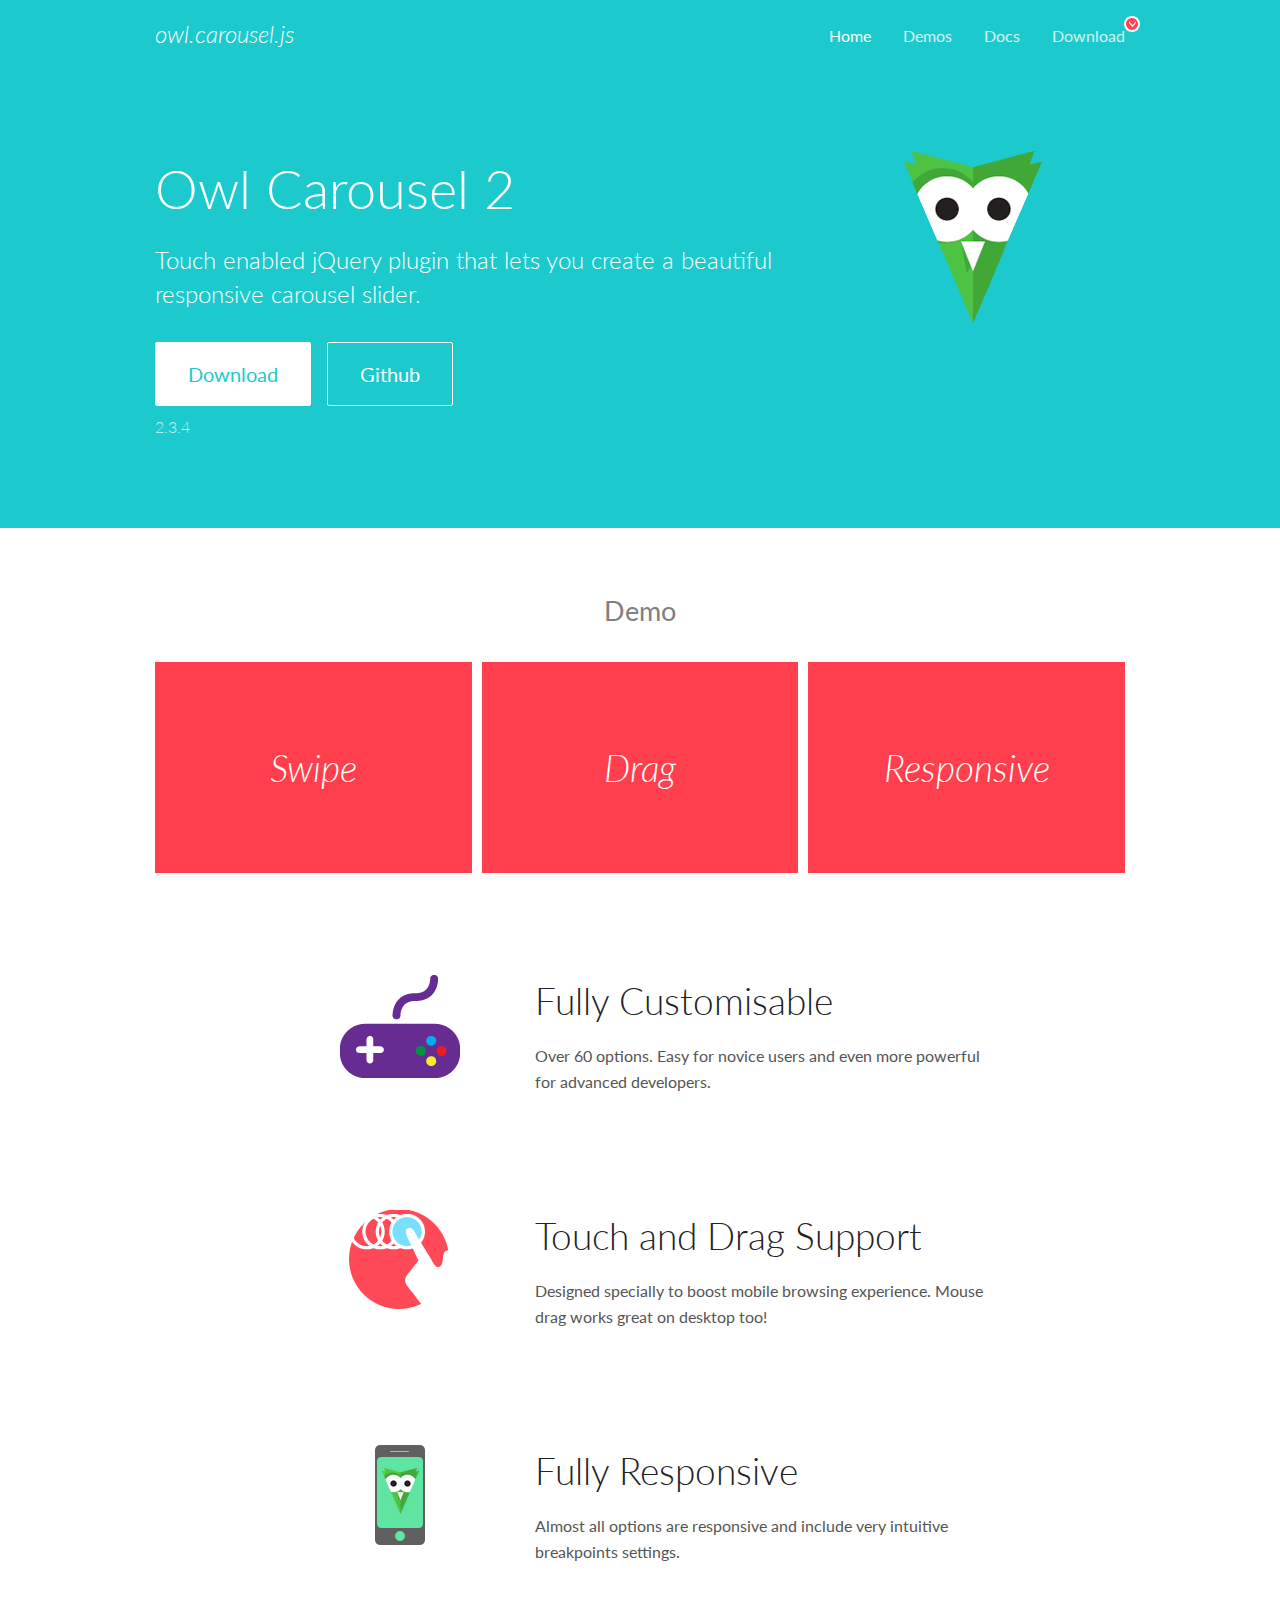
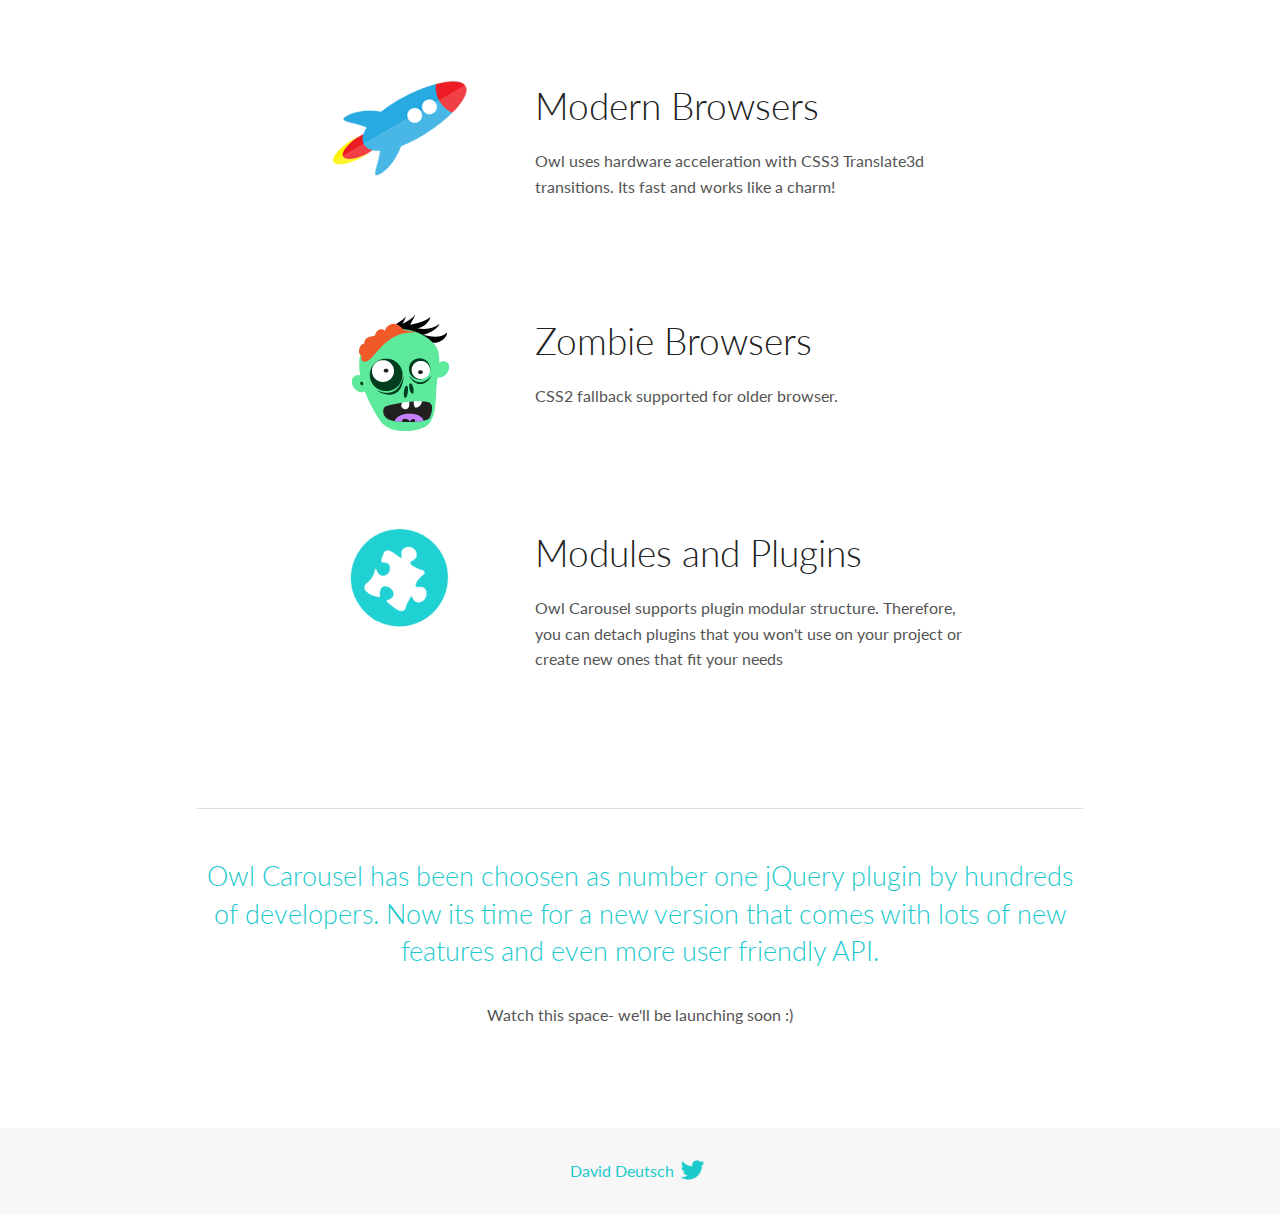
<file: extry/OwlCarousel2-2.3.4/OwlCarousel2-2.3.4/docs/index.html>
<!DOCTYPE html>
<html lang="en">
  <head>

    <!-- head -->
    <meta charset="utf-8">
    <meta name="msapplication-tap-highlight" content="no" />
    <meta name="viewport" content="width=device-width, initial-scale=1.0" />
    <meta name="description" content="Touch enabled jQuery plugin that lets you create beautiful responsive carousel slider.">
    <meta name="author" content="David Deutsch">
    <title>
      Home | Owl Carousel | 2.3.4
    </title>

    <!-- Stylesheets -->
    <link href='https://fonts.googleapis.com/css?family=Lato:300,400,700,400italic,300italic' rel='stylesheet' type='text/css'>
    <link rel="stylesheet" href="assets/css/docs.theme.min.css">

    <!-- Owl Stylesheets -->
    <link rel="stylesheet" href="assets/owlcarousel/assets/owl.carousel.min.css">
    <link rel="stylesheet" href="assets/owlcarousel/assets/owl.theme.default.min.css">

    <!-- HTML5 shim and Respond.js IE8 support of HTML5 elements and media queries -->

    <!--[if lt IE 9]>
      <script src="https://oss.maxcdn.com/libs/html5shiv/3.7.0/html5shiv.js"></script>
      <script src="https://oss.maxcdn.com/libs/respond.js/1.3.0/respond.min.js"></script>
    <![endif]-->

    <!-- Favicons -->
    <link rel="apple-touch-icon-precomposed" sizes="144x144" href="assets/ico/apple-touch-icon-144-precomposed.png">
    <link rel="shortcut icon" href="assets/ico/favicon.png">
    <link rel="shortcut icon" href="favicon.ico">

    <!-- Yeah i know js should not be in header. Its required for demos.-->

    <!-- javascript -->
    <script src="assets/vendors/jquery.min.js"></script>
    <script src="assets/owlcarousel/owl.carousel.js"></script>
  </head>
  <body>

    <!-- header -->
    <header class="header">
      <div class="row">
        <div class="large-12 columns">
          <div class="brand left">
            <h3>
              <a href="/OwlCarousel2/">owl.carousel.js</a> 
            </h3>
          </div>
          <a id="toggle-nav" class="right">
            <span></span> <span></span> <span></span> 
          </a> 
          <div class="nav-bar">
            <ul class="clearfix">
              <li class="active">
                <a href="/OwlCarousel2/index.html">Home</a> 
              </li>
              <li> <a href="/OwlCarousel2/demos/demos.html">Demos</a>  </li>
              <li> <a href="/OwlCarousel2/docs/started-welcome.html">Docs</a>  </li>
              <li>
                <a href="https://github.com/OwlCarousel2/OwlCarousel2/archive/2.3.4.zip">Download</a> 
                <span class="download"></span> 
              </li>
            </ul>
          </div>
        </div>
      </div>
    </header>

    <!-- home panel -->
    <section id="hero">
      <div class="row">
        <div class="large-8 medium-8 columns">
          <h1>Owl Carousel 2</h1>
          <h4>Touch enabled jQuery plugin that lets you create a beautiful responsive carousel slider.</h4>
          <a href="https://github.com/OwlCarousel2/OwlCarousel2/archive/2.3.4.zip" class="hero-button">Download</a> 
          <a href="https://github.com/OwlCarousel2/OwlCarousel2" class="hero-button outline">Github</a> 
          <p>2.3.4</p>
        </div>
        <div class="large-4 medium-4 columns">
          <img class="owl-logo" src="assets/img/owl-logo.png" alt="mr. Owl">
        </div>
      </div>
    </section>

    <!-- body -->
    <div class="home-demo">
      <div class="row">
        <div class="large-12 columns">
          <h3>Demo</h3>
          <div class="owl-carousel">
            <div class="item">
              <h2>Swipe</h2>
            </div>
            <div class="item">
              <h2>Drag</h2>
            </div>
            <div class="item">
              <h2>Responsive</h2>
            </div>
            <div class="item">
              <h2>CSS3</h2>
            </div>
            <div class="item">
              <h2>Fast</h2>
            </div>
            <div class="item">
              <h2>Easy</h2>
            </div>
            <div class="item">
              <h2>Free</h2>
            </div>
            <div class="item">
              <h2>Upgradable</h2>
            </div>
            <div class="item">
              <h2>Tons of options</h2>
            </div>
            <div class="item">
              <h2>Infinity</h2>
            </div>
            <div class="item">
              <h2>Auto Width</h2>
            </div>
          </div>
        </div>
      </div>
    </div>
    <script>
      var owl = $('.owl-carousel');
      owl.owlCarousel({
        margin: 10,
        loop: true,
        responsive: {
          0: {
            items: 1
          },
          600: {
            items: 2
          },
          1000: {
            items: 3
          }
        }
      })
    </script>

    <!-- features -->
    <div id="features">
      <div class="row">
        <div class="small-12 medium-9 small-centered columns">
          <section class="row feature">
            <div class="medium-4 small-12 columns">
              <img src="assets/img/feature-options.png" alt="">
            </div>
            <div class="medium-8 small-12 columns">
              <h2>Fully Customisable</h2>
              <p>Over 60 options. Easy for novice users and even more powerful for advanced developers.</p>
            </div>
          </section>
          <section class="row feature">
            <div class="medium-4 small-12 columns">
              <img src="assets/img/feature-drag.png" alt="">
            </div>
            <div class="medium-8 small-12 columns">
              <h2>Touch and Drag Support</h2>
              <p>Designed specially to boost mobile browsing experience. Mouse drag works great on desktop too!</p>
            </div>
          </section>
          <section class="row feature">
            <div class="medium-4 small-12 columns">
              <img src="assets/img/feature-responsive.png" alt="">
            </div>
            <div class="medium-8 small-12 columns">
              <h2>Fully Responsive</h2>
              <p>Almost all options are responsive and include very intuitive breakpoints settings.</p>
            </div>
          </section>
          <section class="row feature">
            <div class="medium-4 small-12 columns">
              <img src="assets/img/feature-modern.png" alt="">
            </div>
            <div class="medium-8 small-12 columns">
              <h2>Modern Browsers</h2>
              <p>Owl uses hardware acceleration with CSS3 Translate3d transitions. Its fast and works like a charm! </p>
            </div>
          </section>
          <section class="row feature">
            <div class="medium-4 small-12 columns">
              <img src="assets/img/feature-zombie.png" alt="">
            </div>
            <div class="medium-8 small-12 columns">
              <h2>Zombie Browsers</h2>
              <p>CSS2 fallback supported for older browser.</p>
            </div>
          </section>
          <section class="row feature">
            <div class="medium-4 small-12 columns">
              <img src="assets/img/feature-module.png" alt="">
            </div>
            <div class="medium-8 small-12 columns">
              <h2>Modules and Plugins</h2>
              <p>Owl Carousel supports plugin modular structure. Therefore, you can detach plugins that you won&#x27;t use on your project or create new ones that fit your needs</p>
            </div>
          </section>
        </div>
      </div>
    </div>

    <!-- footer -->
    <section id="teaser-text">
      <div class="row">
        <div class="small-12 medium-11 small-centered columns">
          <hr>
          <h3 id="owl-carousel-has-been-choosen-as-number-one-jquery-plugin-by-hundreds-of-developers-now-its-time-for-a-new-version-that-comes-with-lots-of-new-features-and-even-more-user-friendly-api-">Owl Carousel has been choosen as number one jQuery plugin by hundreds of developers. Now its time for a new version that comes with lots of new features and even more user friendly API.</h3>
          <p>Watch this space- we&#39;ll be launching soon :)</p>
        </div>
      </div>
    </section>

    <!-- footer -->
    <footer class="footer">
      <div class="row">
        <div class="large-12 columns">
          <h5>
            <a href="/OwlCarousel2/docs/support-contact.html">David Deutsch</a> 
            <a id="custom-tweet-button" href="https://twitter.com/share?url=https://github.com/OwlCarousel2/OwlCarousel2&text=Owl Carousel - This is so awesome! " target="_blank"></a> 
          </h5>
        </div>
      </div>
    </footer>

    <!-- vendors -->
    <script src="assets/vendors/highlight.js"></script>
    <script src="assets/js/app.js"></script>
  </body>
</html>
</file>
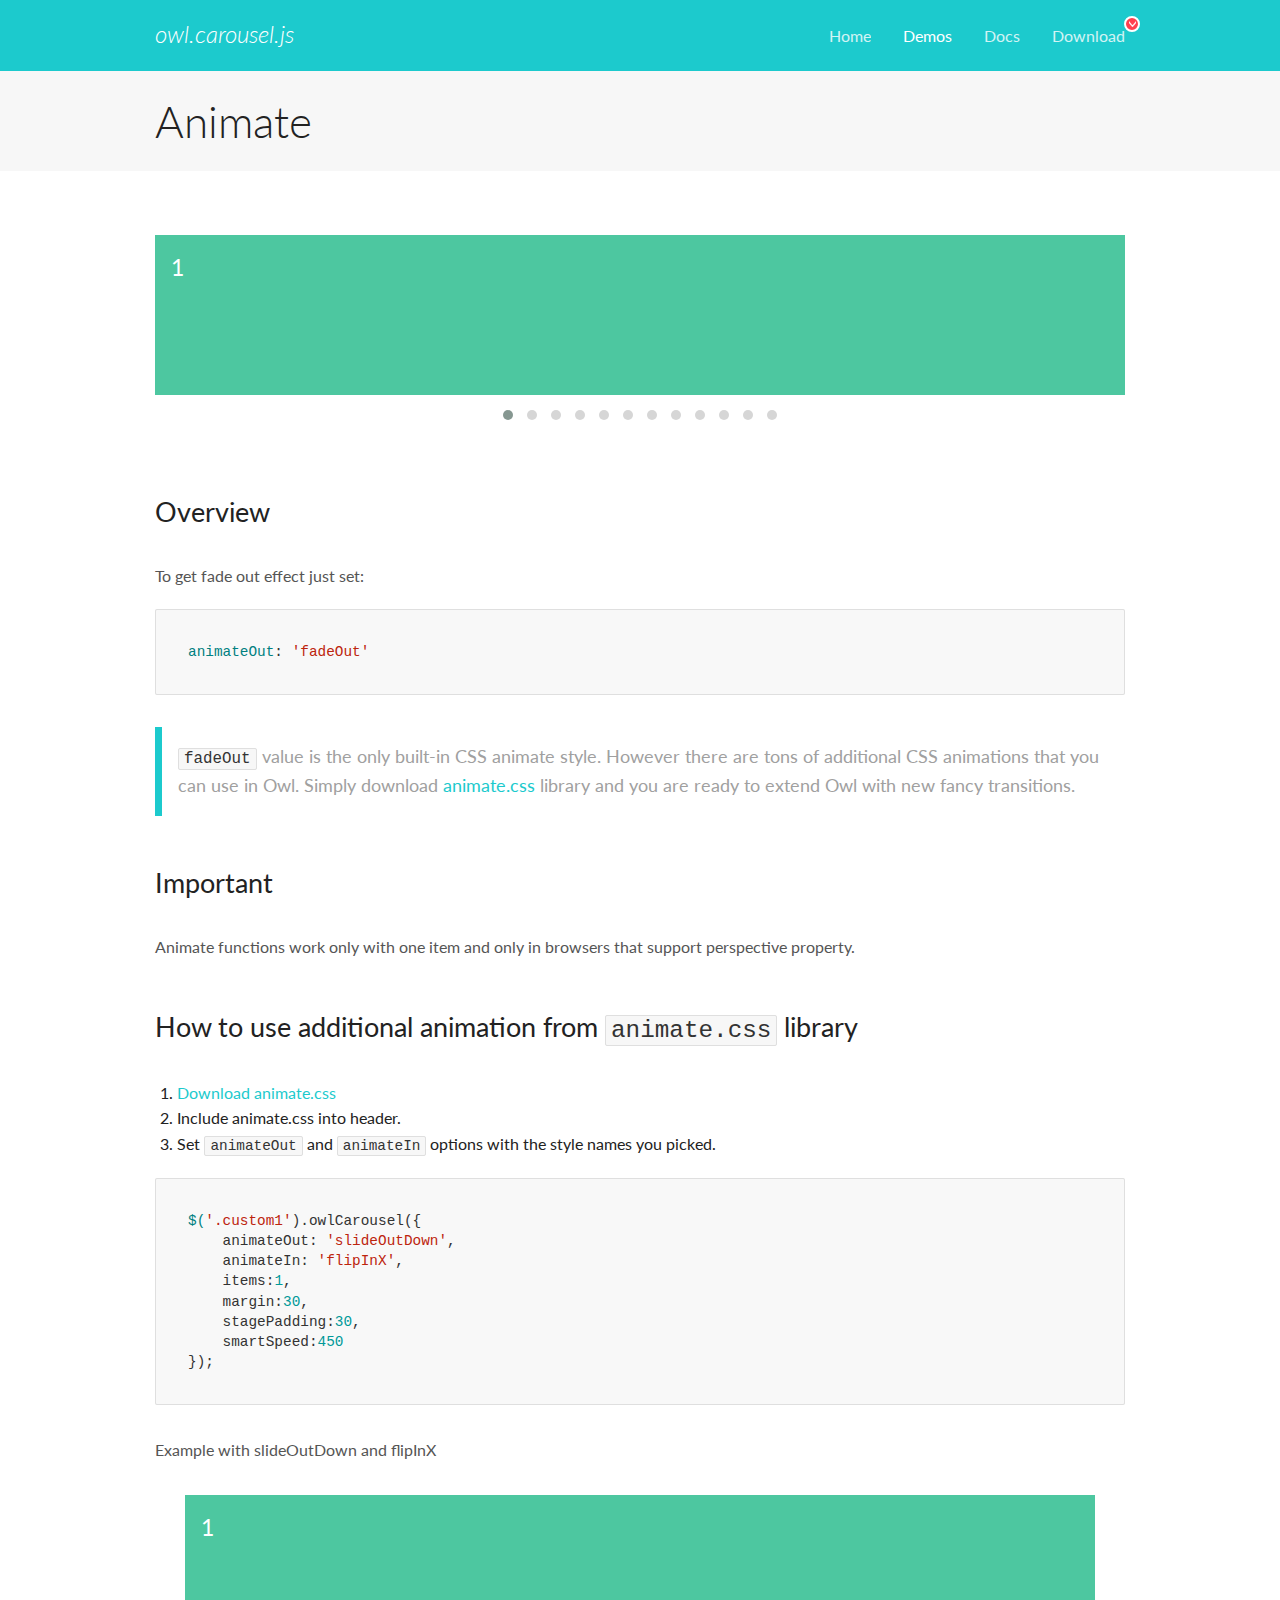
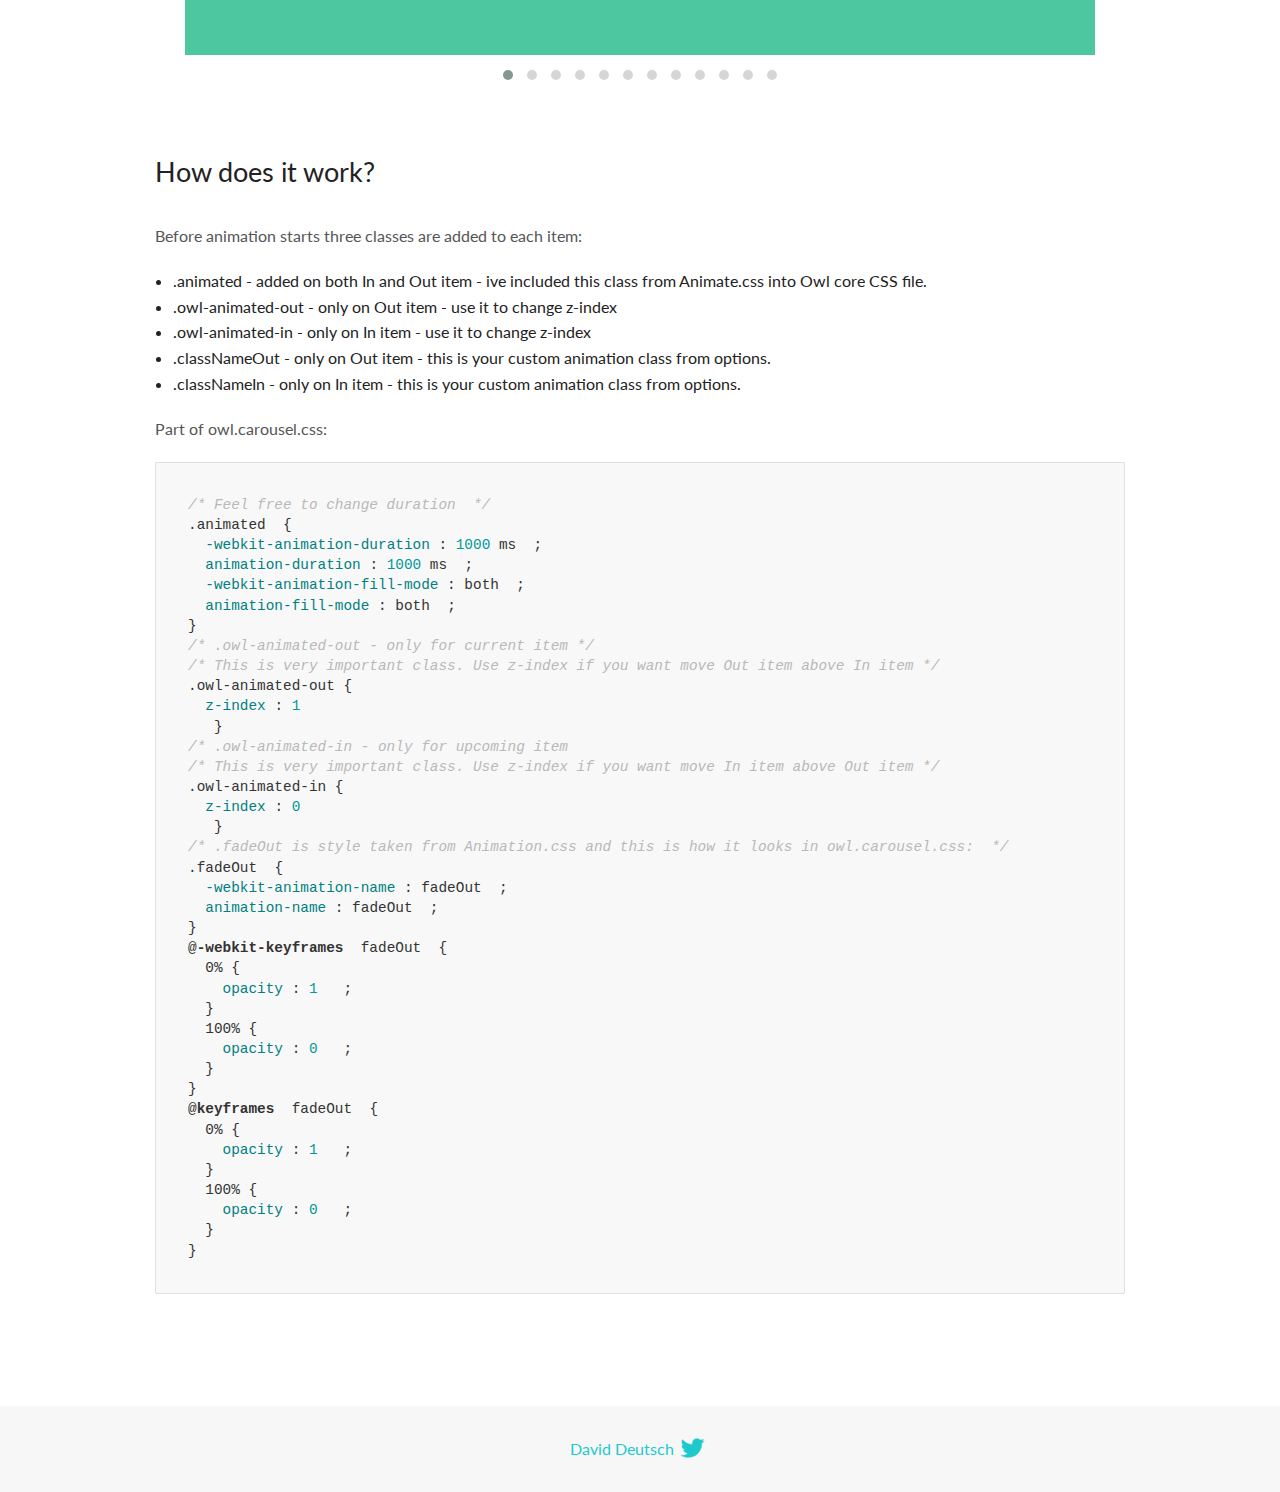
<file: extry/OwlCarousel2-2.3.4/OwlCarousel2-2.3.4/docs/demos/animate(1).html>
<!DOCTYPE html>
<html lang="en">
  <head>

    <!-- head -->
    <meta charset="utf-8">
    <meta name="msapplication-tap-highlight" content="no" />
    <meta name="viewport" content="width=device-width, initial-scale=1.0" />
    <meta name="description" content="Animate carousel">
    <meta name="author" content="David Deutsch">
    <title>
      Animate Demo | Owl Carousel | 2.3.4
    </title>

    <!-- Stylesheets -->
    <link href='https://fonts.googleapis.com/css?family=Lato:300,400,700,400italic,300italic' rel='stylesheet' type='text/css'>
    <link rel="stylesheet" href="../assets/css/docs.theme.min.css">

    <!-- Owl Stylesheets -->
    <link rel="stylesheet" href="../assets/owlcarousel/assets/owl.carousel.min.css">
    <link rel="stylesheet" href="../assets/owlcarousel/assets/owl.theme.default.min.css">

    <!-- HTML5 shim and Respond.js IE8 support of HTML5 elements and media queries -->

    <!--[if lt IE 9]>
      <script src="https://oss.maxcdn.com/libs/html5shiv/3.7.0/html5shiv.js"></script>
      <script src="https://oss.maxcdn.com/libs/respond.js/1.3.0/respond.min.js"></script>
    <![endif]-->

    <!-- Favicons -->
    <link rel="apple-touch-icon-precomposed" sizes="144x144" href="../assets/ico/apple-touch-icon-144-precomposed.png">
    <link rel="shortcut icon" href="../assets/ico/favicon.png">
    <link rel="shortcut icon" href="favicon.ico">

    <!-- Yeah i know js should not be in header. Its required for demos.-->

    <!-- javascript -->
    <script src="../assets/vendors/jquery.min.js"></script>
    <script src="../assets/owlcarousel/owl.carousel.js"></script>
  </head>
  <body>

    <!-- header -->
    <header class="header">
      <div class="row">
        <div class="large-12 columns">
          <div class="brand left">
            <h3>
              <a href="/OwlCarousel2/">owl.carousel.js</a> 
            </h3>
          </div>
          <a id="toggle-nav" class="right">
            <span></span> <span></span> <span></span> 
          </a> 
          <div class="nav-bar">
            <ul class="clearfix">
              <li> <a href="/OwlCarousel2/index.html">Home</a>  </li>
              <li class="active">
                <a href="/OwlCarousel2/demos/demos.html">Demos</a> 
              </li>
              <li> <a href="/OwlCarousel2/docs/started-welcome.html">Docs</a>  </li>
              <li>
                <a href="https://github.com/OwlCarousel2/OwlCarousel2/archive/2.3.4.zip">Download</a> 
                <span class="download"></span> 
              </li>
            </ul>
          </div>
        </div>
      </div>
    </header>

    <!-- title -->
    <section class="title">
      <div class="row">
        <div class="large-12 columns">
          <h1>Animate</h1>
        </div>
      </div>
    </section>

    <!--  Demos -->
    <section id="demos">
      <div class="row">
        <div class="large-12 columns">
          <div class="fadeOut owl-carousel owl-theme">
            <div class="item">
              <h4>1</h4>
            </div>
            <div class="item">
              <h4>2</h4>
            </div>
            <div class="item">
              <h4>3</h4>
            </div>
            <div class="item">
              <h4>4</h4>
            </div>
            <div class="item">
              <h4>5</h4>
            </div>
            <div class="item">
              <h4>6</h4>
            </div>
            <div class="item">
              <h4>7</h4>
            </div>
            <div class="item">
              <h4>8</h4>
            </div>
            <div class="item">
              <h4>9</h4>
            </div>
            <div class="item">
              <h4>10</h4>
            </div>
            <div class="item">
              <h4>11</h4>
            </div>
            <div class="item">
              <h4>12</h4>
            </div>
          </div>
          <h3 id="overview">Overview</h3>
          <p>To get fade out effect just set:</p>
          <pre><code>animateOut: &#39;fadeOut&#39;</code></pre>
          <blockquote>
            <p><code>fadeOut</code> value is the only built-in CSS animate style. However there are tons of additional CSS animations that you can use in Owl. Simply download
              <a href="https://daneden.github.io/animate.css/">animate.css</a>  library and you are ready to extend Owl with new fancy transitions.</p>
          </blockquote>
          <h3 id="important">Important</h3>
          <p>Animate functions work only with one item and only in browsers that support perspective property.</p>
          <h3 id="how-to-use-additional-animation-from-animate-css-library">How to use additional animation from <code>animate.css</code> library</h3>
          <ol>
            <li> <a href="https://daneden.github.io/animate.css/">Download animate.css</a>  </li>
            <li>Include animate.css into header.</li>
            <li>Set <code>animateOut</code> and <code>animateIn</code> options with the style names you picked.</li>
          </ol>
          <pre><code>$(&#39;.custom1&#39;).owlCarousel({
    animateOut: &#39;slideOutDown&#39;,
    animateIn: &#39;flipInX&#39;,
    items:1,
    margin:30,
    stagePadding:30,
    smartSpeed:450
});</code></pre>
          <p>Example with slideOutDown and flipInX</p>
          <div class="custom1 owl-carousel owl-theme">
            <div class="item">
              <h4>1</h4>
            </div>
            <div class="item">
              <h4>2</h4>
            </div>
            <div class="item">
              <h4>3</h4>
            </div>
            <div class="item">
              <h4>4</h4>
            </div>
            <div class="item">
              <h4>5</h4>
            </div>
            <div class="item">
              <h4>6</h4>
            </div>
            <div class="item">
              <h4>7</h4>
            </div>
            <div class="item">
              <h4>8</h4>
            </div>
            <div class="item">
              <h4>9</h4>
            </div>
            <div class="item">
              <h4>10</h4>
            </div>
            <div class="item">
              <h4>11</h4>
            </div>
            <div class="item">
              <h4>12</h4>
            </div>
          </div>
          <h3 id="how-does-it-work-">How does it work?</h3>
          <p>Before animation starts three classes are added to each item:</p>
          <ul>
            <li>.animated - added on both In and Out item - ive included this class from Animate.css into Owl core CSS file.</li>
            <li>.owl-animated-out - only on Out item - use it to change z-index</li>
            <li>.owl-animated-in - only on In item - use it to change z-index</li>
            <li>.classNameOut - only on Out item - this is your custom animation class from options.</li>
            <li>.classNameIn - only on In item - this is your custom animation class from options.</li>
          </ul>
          <p>Part of owl.carousel.css:</p>
          <pre><code class="language-css"><span class="comment">/* Feel free to change duration  */</span> 
<span class="class">.animated</span>  <span class="rules">{
  <span class="rule"><span class="attribute">-webkit-animation-duration</span> :<span class="value"> <span class="number">1000</span> ms</span> </span> ;
  <span class="rule"><span class="attribute">animation-duration</span> :<span class="value"> <span class="number">1000</span> ms</span> </span> ;
  <span class="rule"><span class="attribute">-webkit-animation-fill-mode</span> :<span class="value"> both</span> </span> ;
  <span class="rule"><span class="attribute">animation-fill-mode</span> :<span class="value"> both</span> </span> ;
<span class="rule">}</span> </span> 
<span class="comment">/* .owl-animated-out - only for current item */</span> 
<span class="comment">/* This is very important class. Use z-index if you want move Out item above In item */</span> 
<span class="class">.owl-animated-out</span> <span class="rules">{
  <span class="rule"><span class="attribute">z-index</span> :<span class="value"> <span class="number">1</span> 
</span> </span> </span> }
<span class="comment">/* .owl-animated-in - only for upcoming item
/* This is very important class. Use z-index if you want move In item above Out item */</span> 
<span class="class">.owl-animated-in</span> <span class="rules">{
  <span class="rule"><span class="attribute">z-index</span> :<span class="value"> <span class="number">0</span> 
</span> </span> </span> }
<span class="comment">/* .fadeOut is style taken from Animation.css and this is how it looks in owl.carousel.css:  */</span> 
<span class="class">.fadeOut</span>  <span class="rules">{
  <span class="rule"><span class="attribute">-webkit-animation-name</span> :<span class="value"> fadeOut</span> </span> ;
  <span class="rule"><span class="attribute">animation-name</span> :<span class="value"> fadeOut</span> </span> ;
<span class="rule">}</span> </span> 
<span class="at_rule">@<span class="keyword">-webkit-keyframes</span>  fadeOut </span> {
  0% <span class="rules">{
    <span class="rule"><span class="attribute">opacity</span> :<span class="value"> <span class="number">1</span> </span> </span> ;
  <span class="rule">}</span> </span> 
  100% <span class="rules">{
    <span class="rule"><span class="attribute">opacity</span> :<span class="value"> <span class="number">0</span> </span> </span> ;
  <span class="rule">}</span> </span> 
}
<span class="at_rule">@<span class="keyword">keyframes</span>  fadeOut </span> {
  0% <span class="rules">{
    <span class="rule"><span class="attribute">opacity</span> :<span class="value"> <span class="number">1</span> </span> </span> ;
  <span class="rule">}</span> </span> 
  100% <span class="rules">{
    <span class="rule"><span class="attribute">opacity</span> :<span class="value"> <span class="number">0</span> </span> </span> ;
  <span class="rule">}</span> </span> 
}</code></pre>
          <link rel="stylesheet" href="../assets/css/animate.css">
          <script>
            jQuery(document).ready(function($) {
              $('.fadeOut').owlCarousel({
                items: 1,
                animateOut: 'fadeOut',
                loop: true,
                margin: 10,
              });
              $('.custom1').owlCarousel({
                animateOut: 'slideOutDown',
                animateIn: 'flipInX',
                items: 1,
                margin: 30,
                stagePadding: 30,
                smartSpeed: 450
              });
            });
          </script>
        </div>
      </div>
    </section>

    <!-- footer -->
    <footer class="footer">
      <div class="row">
        <div class="large-12 columns">
          <h5>
            <a href="/OwlCarousel2/docs/support-contact.html">David Deutsch</a> 
            <a id="custom-tweet-button" href="https://twitter.com/share?url=https://github.com/OwlCarousel2/OwlCarousel2&text=Owl Carousel - This is so awesome! " target="_blank"></a> 
          </h5>
        </div>
      </div>
    </footer>

    <!-- vendors -->
    <script src="../assets/vendors/highlight.js"></script>
    <script src="../assets/js/app.js"></script>
  </body>
</html>
</file>
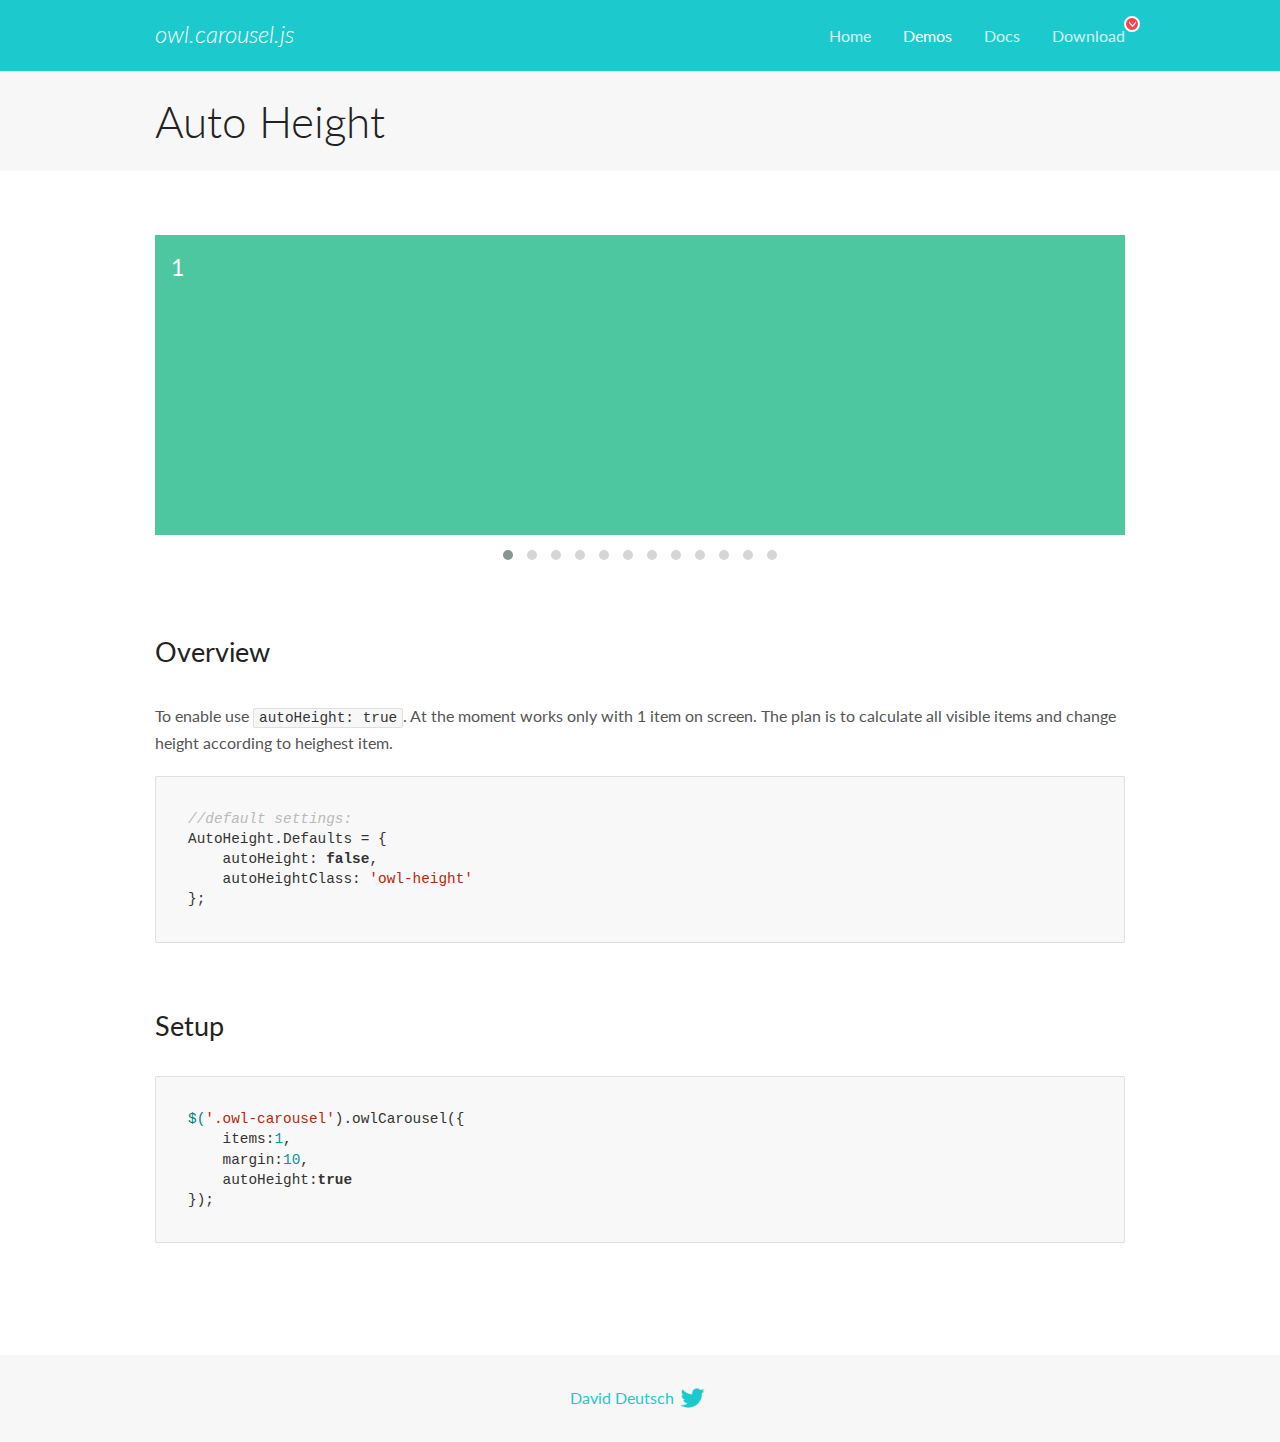
<file: extry/OwlCarousel2-2.3.4/OwlCarousel2-2.3.4/docs/demos/autoheight(1).html>
<!DOCTYPE html>
<html lang="en">
  <head>

    <!-- head -->
    <meta charset="utf-8">
    <meta name="msapplication-tap-highlight" content="no" />
    <meta name="viewport" content="width=device-width, initial-scale=1.0" />
    <meta name="description" content="autoHeight usage demo">
    <meta name="author" content="David Deutsch">
    <title>
      Auto Height Demo | Owl Carousel | 2.3.4
    </title>

    <!-- Stylesheets -->
    <link href='https://fonts.googleapis.com/css?family=Lato:300,400,700,400italic,300italic' rel='stylesheet' type='text/css'>
    <link rel="stylesheet" href="../assets/css/docs.theme.min.css">

    <!-- Owl Stylesheets -->
    <link rel="stylesheet" href="../assets/owlcarousel/assets/owl.carousel.min.css">
    <link rel="stylesheet" href="../assets/owlcarousel/assets/owl.theme.default.min.css">

    <!-- HTML5 shim and Respond.js IE8 support of HTML5 elements and media queries -->

    <!--[if lt IE 9]>
      <script src="https://oss.maxcdn.com/libs/html5shiv/3.7.0/html5shiv.js"></script>
      <script src="https://oss.maxcdn.com/libs/respond.js/1.3.0/respond.min.js"></script>
    <![endif]-->

    <!-- Favicons -->
    <link rel="apple-touch-icon-precomposed" sizes="144x144" href="../assets/ico/apple-touch-icon-144-precomposed.png">
    <link rel="shortcut icon" href="../assets/ico/favicon.png">
    <link rel="shortcut icon" href="favicon.ico">

    <!-- Yeah i know js should not be in header. Its required for demos.-->

    <!-- javascript -->
    <script src="../assets/vendors/jquery.min.js"></script>
    <script src="../assets/owlcarousel/owl.carousel.js"></script>
  </head>
  <body>

    <!-- header -->
    <header class="header">
      <div class="row">
        <div class="large-12 columns">
          <div class="brand left">
            <h3>
              <a href="/OwlCarousel2/">owl.carousel.js</a> 
            </h3>
          </div>
          <a id="toggle-nav" class="right">
            <span></span> <span></span> <span></span> 
          </a> 
          <div class="nav-bar">
            <ul class="clearfix">
              <li> <a href="/OwlCarousel2/index.html">Home</a>  </li>
              <li class="active">
                <a href="/OwlCarousel2/demos/demos.html">Demos</a> 
              </li>
              <li> <a href="/OwlCarousel2/docs/started-welcome.html">Docs</a>  </li>
              <li>
                <a href="https://github.com/OwlCarousel2/OwlCarousel2/archive/2.3.4.zip">Download</a> 
                <span class="download"></span> 
              </li>
            </ul>
          </div>
        </div>
      </div>
    </header>

    <!-- title -->
    <section class="title">
      <div class="row">
        <div class="large-12 columns">
          <h1>Auto Height</h1>
        </div>
      </div>
    </section>

    <!--  Demos -->
    <section id="demos">
      <div class="row">
        <div class="large-12 columns">
          <div class="owl-carousel owl-theme">
            <div class="item" style="height:300px">
              <h4>1</h4>
            </div>
            <div class="item" style="height:100px">
              <h4>2</h4>
            </div>
            <div class="item" style="height:500px">
              <h4>3</h4>
            </div>
            <div class="item" style="height:250px">
              <h4>4</h4>
            </div>
            <div class="item" style="height:400px">
              <h4>5</h4>
            </div>
            <div class="item" style="height:500px">
              <h4>6</h4>
            </div>
            <div class="item" style="height:600px">
              <h4>7</h4>
            </div>
            <div class="item" style="height:400px">
              <h4>8</h4>
            </div>
            <div class="item" style="height:300px">
              <h4>9</h4>
            </div>
            <div class="item" style="height:350px">
              <h4>10</h4>
            </div>
            <div class="item" style="height:200px">
              <h4>11</h4>
            </div>
            <div class="item" style="height:150px">
              <h4>12</h4>
            </div>
          </div>
          <h3 id="overview">Overview</h3>
          <p>To enable use <code>autoHeight: true</code>. At the moment works only with 1 item on screen. The plan is to calculate all visible items and change height according to heighest item.</p>
          <pre><code>//default settings:
AutoHeight.Defaults = {
    autoHeight: false,
    autoHeightClass: &#39;owl-height&#39;
};</code></pre>
          <h3 id="setup">Setup</h3>
          <pre><code>$(&#39;.owl-carousel&#39;).owlCarousel({
    items:1,
    margin:10,
    autoHeight:true
});</code></pre>
          <script>
            $(document).ready(function() {
              $('.owl-carousel').owlCarousel({
                items: 1,
                margin: 10,
                autoHeight: true
              });
            })
          </script>
        </div>
      </div>
    </section>

    <!-- footer -->
    <footer class="footer">
      <div class="row">
        <div class="large-12 columns">
          <h5>
            <a href="/OwlCarousel2/docs/support-contact.html">David Deutsch</a> 
            <a id="custom-tweet-button" href="https://twitter.com/share?url=https://github.com/OwlCarousel2/OwlCarousel2&text=Owl Carousel - This is so awesome! " target="_blank"></a> 
          </h5>
        </div>
      </div>
    </footer>

    <!-- vendors -->
    <script src="../assets/vendors/highlight.js"></script>
    <script src="../assets/js/app.js"></script>
  </body>
</html>
</file>
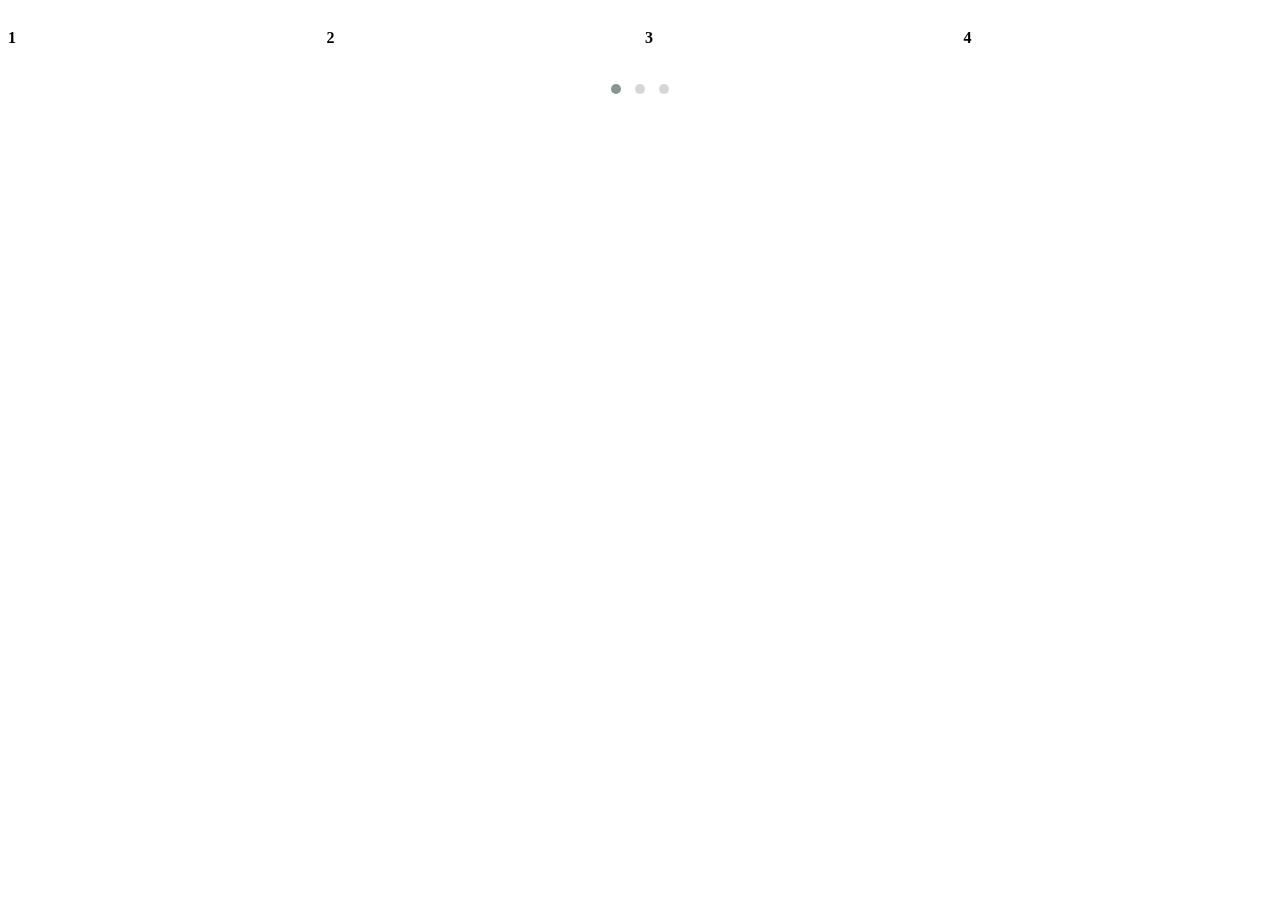
<file: extry/OwlCarousel2-2.3.4/OwlCarousel2-2.3.4/docs/demos/autoplay(1).html>
<!DOCTYPE html>
<html lang="en">
    <!-- Owl Stylesheets -->
    <link rel="stylesheet" href="../assets/owlcarousel/assets/owl.carousel.min.css">
    <link rel="stylesheet" href="../assets/owlcarousel/assets/owl.theme.default.min.css">
 

    <!-- javascript -->
    <script src="../assets/vendors/jquery.min.js"></script>
    <script src="../assets/owlcarousel/owl.carousel.js"></script>
  </head>
  <body>



    <!--  Demos -->
    <section id="demos">
      <div class="row">
        <div class="large-12 columns">
          <div class="owl-carousel owl-theme">
            <div class="item">
              <h4>1</h4>
            </div>
            <div class="item">
              <h4>2</h4>
            </div>
            <div class="item">
              <h4>3</h4>
            </div>
            <div class="item">
              <h4>4</h4>
            </div>
            <div class="item">
              <h4>5</h4>
            </div>
            <div class="item">
              <h4>6</h4>
            </div>
            <div class="item">
              <h4>7</h4>
            </div>
            <div class="item">
              <h4>8</h4>
            </div>
            <div class="item">
              <h4>9</h4>
            </div>
            <div class="item">
              <h4>10</h4>
            </div>
            <div class="item">
              <h4>11</h4>
            </div>
            <div class="item">
              <h4>12</h4>
            </div>
          </div>
          
          <script>
            $(document).ready(function() {
              var owl = $('.owl-carousel');
              owl.owlCarousel({
                items: 4,
                loop: true,
                margin: 10,
                autoplay: true,
                autoplayTimeout: 1000,
                autoplayHoverPause: true
              });
              $('.play').on('click', function() {
                owl.trigger('play.owl.autoplay', [1000])
              })
              $('.stop').on('click', function() {
                owl.trigger('stop.owl.autoplay')
              })
            })
          </script>
        </div>
      </div>
    </section>

  </body>
</html>
</file>
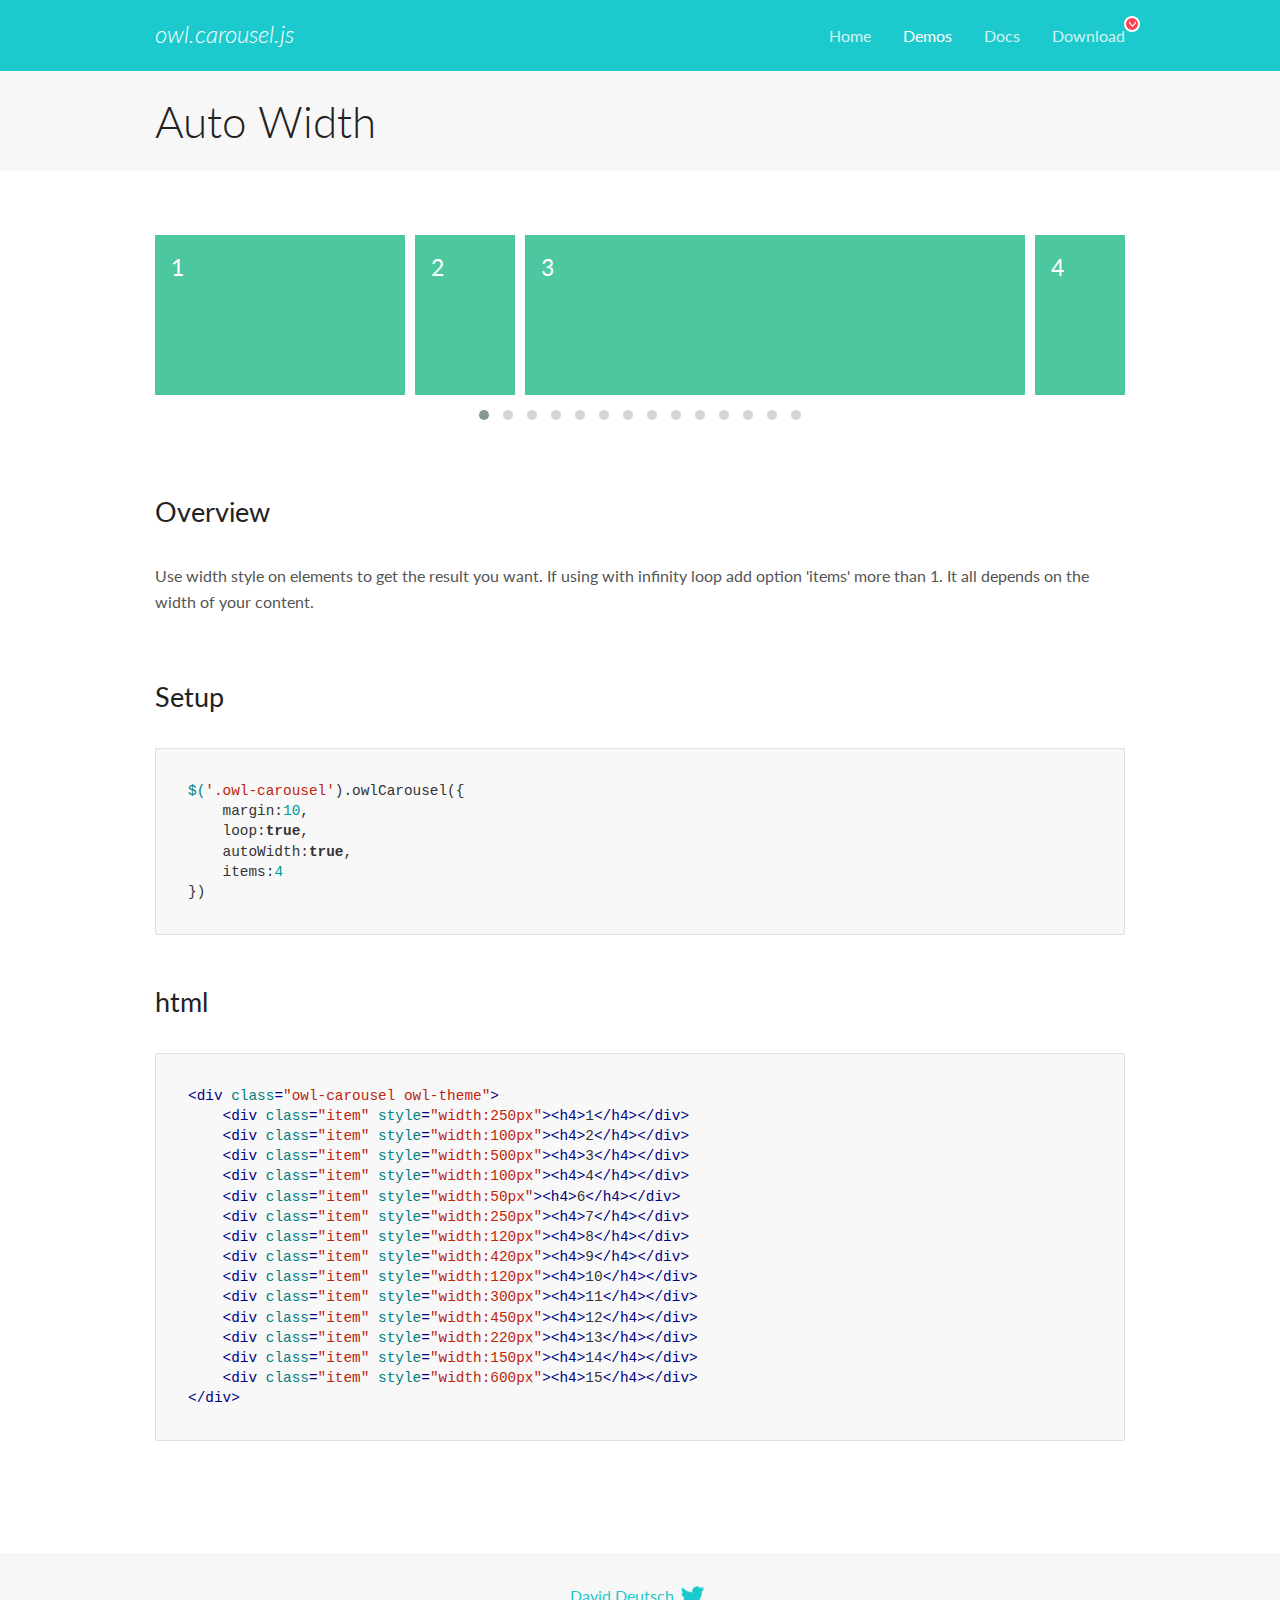
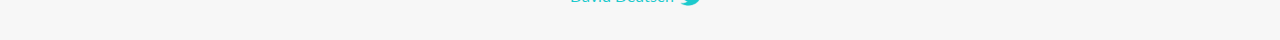
<file: extry/OwlCarousel2-2.3.4/OwlCarousel2-2.3.4/docs/demos/autowidth(1).html>
<!DOCTYPE html>
<html lang="en">
  <head>

    <!-- head -->
    <meta charset="utf-8">
    <meta name="msapplication-tap-highlight" content="no" />
    <meta name="viewport" content="width=device-width, initial-scale=1.0" />
    <meta name="description" content="Auto Width">
    <meta name="author" content="David Deutsch">
    <title>
      Auto Width Demo | Owl Carousel | 2.3.4
    </title>

    <!-- Stylesheets -->
    <link href='https://fonts.googleapis.com/css?family=Lato:300,400,700,400italic,300italic' rel='stylesheet' type='text/css'>
    <link rel="stylesheet" href="../assets/css/docs.theme.min.css">

    <!-- Owl Stylesheets -->
    <link rel="stylesheet" href="../assets/owlcarousel/assets/owl.carousel.min.css">
    <link rel="stylesheet" href="../assets/owlcarousel/assets/owl.theme.default.min.css">

    <!-- HTML5 shim and Respond.js IE8 support of HTML5 elements and media queries -->

    <!--[if lt IE 9]>
      <script src="https://oss.maxcdn.com/libs/html5shiv/3.7.0/html5shiv.js"></script>
      <script src="https://oss.maxcdn.com/libs/respond.js/1.3.0/respond.min.js"></script>
    <![endif]-->

    <!-- Favicons -->
    <link rel="apple-touch-icon-precomposed" sizes="144x144" href="../assets/ico/apple-touch-icon-144-precomposed.png">
    <link rel="shortcut icon" href="../assets/ico/favicon.png">
    <link rel="shortcut icon" href="favicon.ico">

    <!-- Yeah i know js should not be in header. Its required for demos.-->

    <!-- javascript -->
    <script src="../assets/vendors/jquery.min.js"></script>
    <script src="../assets/owlcarousel/owl.carousel.js"></script>
  </head>
  <body>

    <!-- header -->
    <header class="header">
      <div class="row">
        <div class="large-12 columns">
          <div class="brand left">
            <h3>
              <a href="/OwlCarousel2/">owl.carousel.js</a> 
            </h3>
          </div>
          <a id="toggle-nav" class="right">
            <span></span> <span></span> <span></span> 
          </a> 
          <div class="nav-bar">
            <ul class="clearfix">
              <li> <a href="/OwlCarousel2/index.html">Home</a>  </li>
              <li class="active">
                <a href="/OwlCarousel2/demos/demos.html">Demos</a> 
              </li>
              <li> <a href="/OwlCarousel2/docs/started-welcome.html">Docs</a>  </li>
              <li>
                <a href="https://github.com/OwlCarousel2/OwlCarousel2/archive/2.3.4.zip">Download</a> 
                <span class="download"></span> 
              </li>
            </ul>
          </div>
        </div>
      </div>
    </header>

    <!-- title -->
    <section class="title">
      <div class="row">
        <div class="large-12 columns">
          <h1>Auto Width</h1>
        </div>
      </div>
    </section>

    <!--  Demos -->
    <section id="demos">
      <div class="row">
        <div class="large-12 columns">
          <div class="owl-carousel owl-theme">
            <div class="item" style="width:250px">
              <h4>1</h4>
            </div>
            <div class="item" style="width:100px">
              <h4>2</h4>
            </div>
            <div class="item" style="width:500px">
              <h4>3</h4>
            </div>
            <div class="item" style="width:100px">
              <h4>4</h4>
            </div>
            <div class="item" style="width:50px">
              <h4>6</h4>
            </div>
            <div class="item" style="width:250px">
              <h4>7</h4>
            </div>
            <div class="item" style="width:120px">
              <h4>8</h4>
            </div>
            <div class="item" style="width:420px">
              <h4>9</h4>
            </div>
            <div class="item" style="width:120px">
              <h4>10</h4>
            </div>
            <div class="item" style="width:300px">
              <h4>11</h4>
            </div>
            <div class="item" style="width:450px">
              <h4>12</h4>
            </div>
            <div class="item" style="width:220px">
              <h4>13</h4>
            </div>
            <div class="item" style="width:150px">
              <h4>14</h4>
            </div>
            <div class="item" style="width:600px">
              <h4>15</h4>
            </div>
          </div>
          <h3 id="overview">Overview</h3>
          <p>Use width style on elements to get the result you want. If using with infinity loop add option &#39;items&#39; more than 1. It all depends on the width of your content.</p>
          <h3 id="setup">Setup</h3>
          <pre><code>$(&#39;.owl-carousel&#39;).owlCarousel({
    margin:10,
    loop:true,
    autoWidth:true,
    items:4
})</code></pre>
          <h3 id="html">html</h3>
          <pre><code>&lt;div class=&quot;owl-carousel owl-theme&quot;&gt;
    &lt;div class=&quot;item&quot; style=&quot;width:250px&quot;&gt;&lt;h4&gt;1&lt;/h4&gt;&lt;/div&gt;
    &lt;div class=&quot;item&quot; style=&quot;width:100px&quot;&gt;&lt;h4&gt;2&lt;/h4&gt;&lt;/div&gt;
    &lt;div class=&quot;item&quot; style=&quot;width:500px&quot;&gt;&lt;h4&gt;3&lt;/h4&gt;&lt;/div&gt;
    &lt;div class=&quot;item&quot; style=&quot;width:100px&quot;&gt;&lt;h4&gt;4&lt;/h4&gt;&lt;/div&gt;
    &lt;div class=&quot;item&quot; style=&quot;width:50px&quot;&gt;&lt;h4&gt;6&lt;/h4&gt;&lt;/div&gt;
    &lt;div class=&quot;item&quot; style=&quot;width:250px&quot;&gt;&lt;h4&gt;7&lt;/h4&gt;&lt;/div&gt;
    &lt;div class=&quot;item&quot; style=&quot;width:120px&quot;&gt;&lt;h4&gt;8&lt;/h4&gt;&lt;/div&gt;
    &lt;div class=&quot;item&quot; style=&quot;width:420px&quot;&gt;&lt;h4&gt;9&lt;/h4&gt;&lt;/div&gt;
    &lt;div class=&quot;item&quot; style=&quot;width:120px&quot;&gt;&lt;h4&gt;10&lt;/h4&gt;&lt;/div&gt;
    &lt;div class=&quot;item&quot; style=&quot;width:300px&quot;&gt;&lt;h4&gt;11&lt;/h4&gt;&lt;/div&gt;
    &lt;div class=&quot;item&quot; style=&quot;width:450px&quot;&gt;&lt;h4&gt;12&lt;/h4&gt;&lt;/div&gt;
    &lt;div class=&quot;item&quot; style=&quot;width:220px&quot;&gt;&lt;h4&gt;13&lt;/h4&gt;&lt;/div&gt;
    &lt;div class=&quot;item&quot; style=&quot;width:150px&quot;&gt;&lt;h4&gt;14&lt;/h4&gt;&lt;/div&gt;
    &lt;div class=&quot;item&quot; style=&quot;width:600px&quot;&gt;&lt;h4&gt;15&lt;/h4&gt;&lt;/div&gt;
&lt;/div&gt;</code></pre>
          <script>
            $(document).ready(function() {
              $('.owl-carousel').owlCarousel({
                margin: 10,
                loop: true,
                autoWidth: true,
                items: 4
              })
            })
          </script>
        </div>
      </div>
    </section>

    <!-- footer -->
    <footer class="footer">
      <div class="row">
        <div class="large-12 columns">
          <h5>
            <a href="/OwlCarousel2/docs/support-contact.html">David Deutsch</a> 
            <a id="custom-tweet-button" href="https://twitter.com/share?url=https://github.com/OwlCarousel2/OwlCarousel2&text=Owl Carousel - This is so awesome! " target="_blank"></a> 
          </h5>
        </div>
      </div>
    </footer>

    <!-- vendors -->
    <script src="../assets/vendors/highlight.js"></script>
    <script src="../assets/js/app.js"></script>
  </body>
</html>
</file>
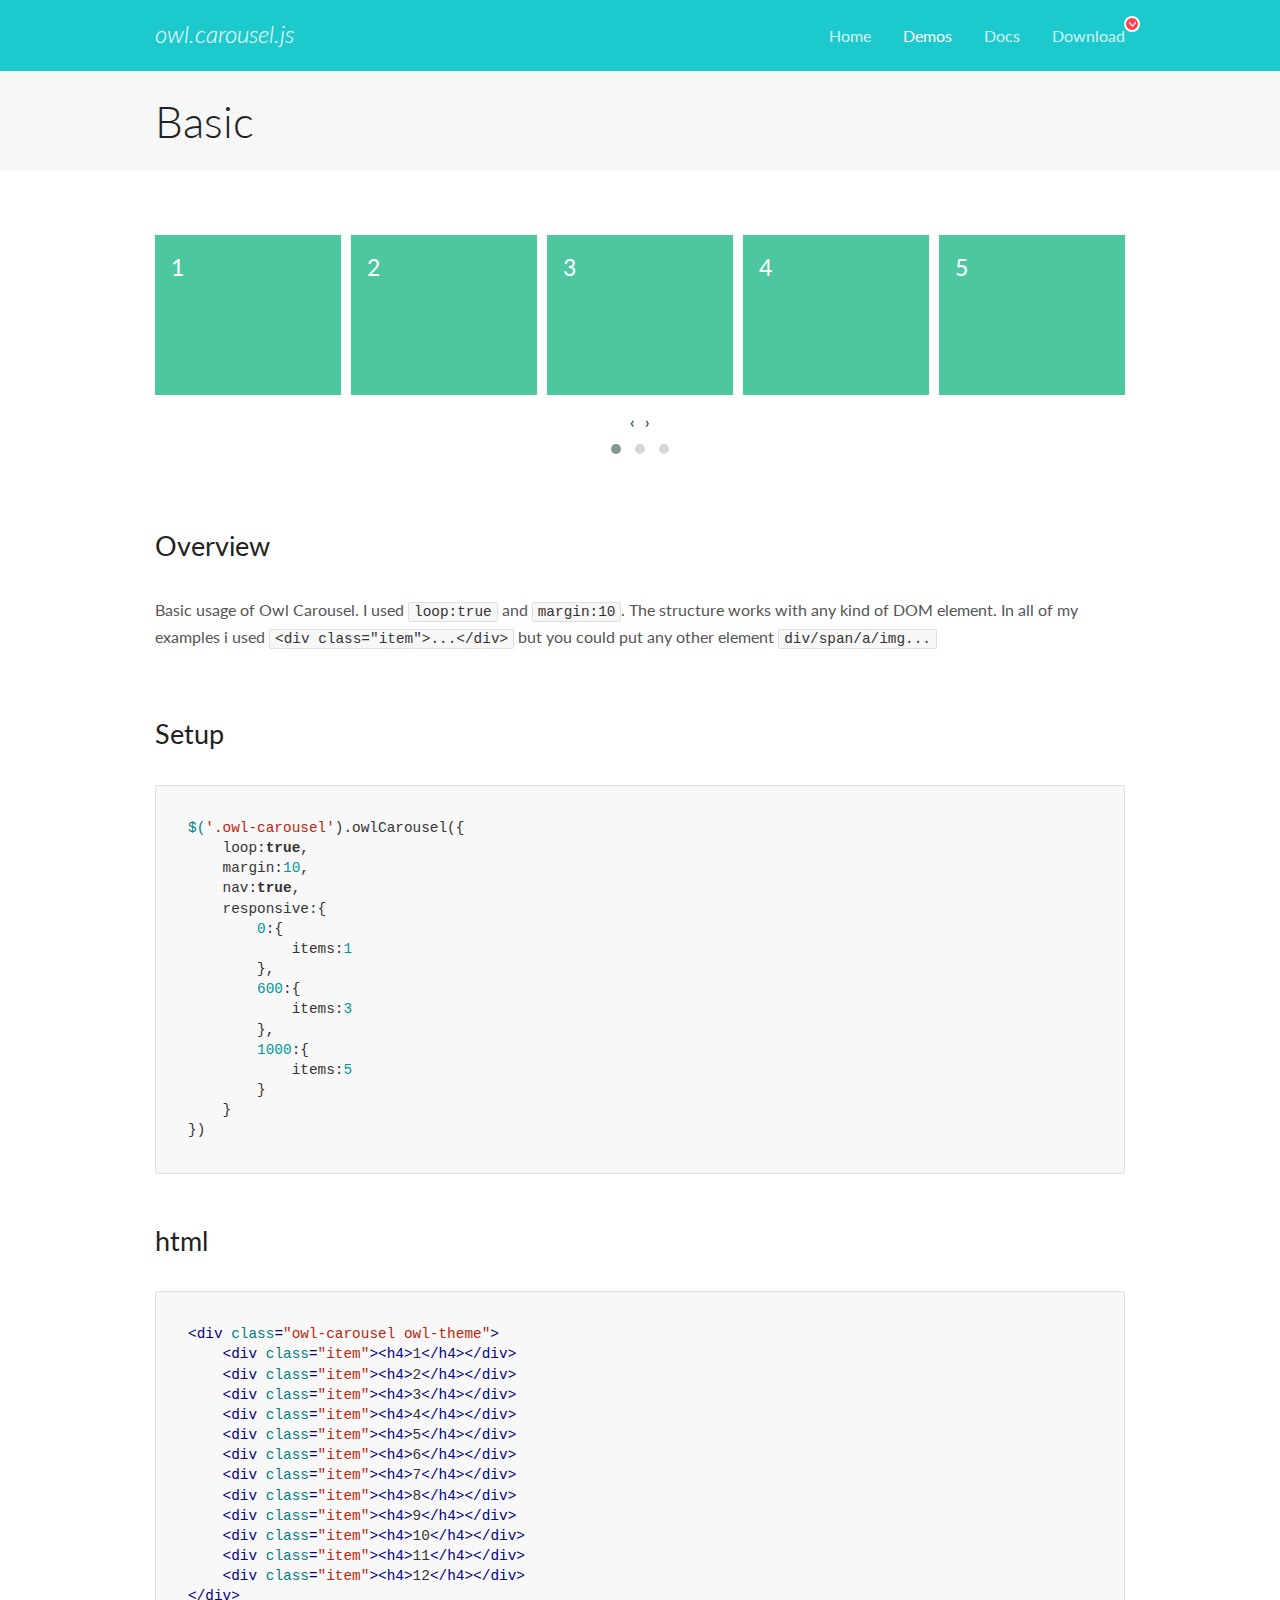
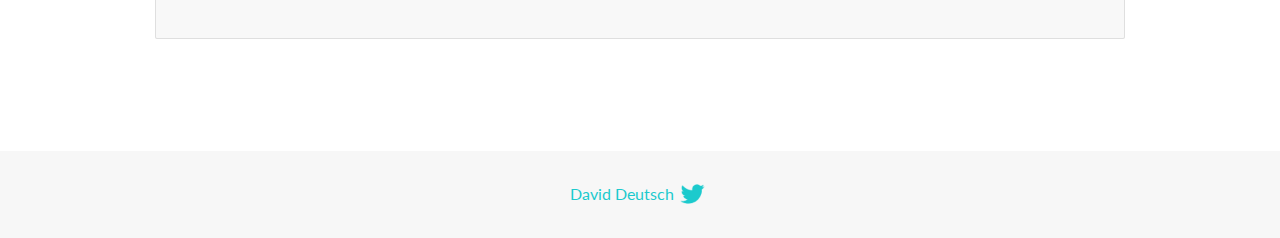
<file: extry/OwlCarousel2-2.3.4/OwlCarousel2-2.3.4/docs/demos/basic(1).html>
<!DOCTYPE html>
<html lang="en">
  <head>

    <!-- head -->
    <meta charset="utf-8">
    <meta name="msapplication-tap-highlight" content="no" />
    <meta name="viewport" content="width=device-width, initial-scale=1.0" />
    <meta name="description" content="Basic usage demo">
    <meta name="author" content="David Deutsch">
    <title>
      Basic Demo | Owl Carousel | 2.3.4
    </title>

    <!-- Stylesheets -->
    <link href='https://fonts.googleapis.com/css?family=Lato:300,400,700,400italic,300italic' rel='stylesheet' type='text/css'>
    <link rel="stylesheet" href="../assets/css/docs.theme.min.css">

    <!-- Owl Stylesheets -->
    <link rel="stylesheet" href="../assets/owlcarousel/assets/owl.carousel.min.css">
    <link rel="stylesheet" href="../assets/owlcarousel/assets/owl.theme.default.min.css">

    <!-- HTML5 shim and Respond.js IE8 support of HTML5 elements and media queries -->

    <!--[if lt IE 9]>
      <script src="https://oss.maxcdn.com/libs/html5shiv/3.7.0/html5shiv.js"></script>
      <script src="https://oss.maxcdn.com/libs/respond.js/1.3.0/respond.min.js"></script>
    <![endif]-->

    <!-- Favicons -->
    <link rel="apple-touch-icon-precomposed" sizes="144x144" href="../assets/ico/apple-touch-icon-144-precomposed.png">
    <link rel="shortcut icon" href="../assets/ico/favicon.png">
    <link rel="shortcut icon" href="favicon.ico">

    <!-- Yeah i know js should not be in header. Its required for demos.-->

    <!-- javascript -->
    <script src="../assets/vendors/jquery.min.js"></script>
    <script src="../assets/owlcarousel/owl.carousel.js"></script>
  </head>
  <body>

    <!-- header -->
    <header class="header">
      <div class="row">
        <div class="large-12 columns">
          <div class="brand left">
            <h3>
              <a href="/OwlCarousel2/">owl.carousel.js</a> 
            </h3>
          </div>
          <a id="toggle-nav" class="right">
            <span></span> <span></span> <span></span> 
          </a> 
          <div class="nav-bar">
            <ul class="clearfix">
              <li> <a href="/OwlCarousel2/index.html">Home</a>  </li>
              <li class="active">
                <a href="/OwlCarousel2/demos/demos.html">Demos</a> 
              </li>
              <li> <a href="/OwlCarousel2/docs/started-welcome.html">Docs</a>  </li>
              <li>
                <a href="https://github.com/OwlCarousel2/OwlCarousel2/archive/2.3.4.zip">Download</a> 
                <span class="download"></span> 
              </li>
            </ul>
          </div>
        </div>
      </div>
    </header>

    <!-- title -->
    <section class="title">
      <div class="row">
        <div class="large-12 columns">
          <h1>Basic</h1>
        </div>
      </div>
    </section>

    <!--  Demos -->
    <section id="demos">
      <div class="row">
        <div class="large-12 columns">
          <div class="owl-carousel owl-theme">
            <div class="item">
              <h4>1</h4>
            </div>
            <div class="item">
              <h4>2</h4>
            </div>
            <div class="item">
              <h4>3</h4>
            </div>
            <div class="item">
              <h4>4</h4>
            </div>
            <div class="item">
              <h4>5</h4>
            </div>
            <div class="item">
              <h4>6</h4>
            </div>
            <div class="item">
              <h4>7</h4>
            </div>
            <div class="item">
              <h4>8</h4>
            </div>
            <div class="item">
              <h4>9</h4>
            </div>
            <div class="item">
              <h4>10</h4>
            </div>
            <div class="item">
              <h4>11</h4>
            </div>
            <div class="item">
              <h4>12</h4>
            </div>
          </div>
          <h3 id="overview">Overview</h3>
          <p>Basic usage of Owl Carousel. I used <code>loop:true</code> and <code>margin:10</code>. The structure works with any kind of DOM element. In all of my examples i used <code>&lt;div class=&quot;item&quot;&gt;...&lt;/div&gt;</code> but you could
            put any other element <code>div/span/a/img...</code></p>
          <h3 id="setup">Setup</h3>
          <pre><code>$(&#39;.owl-carousel&#39;).owlCarousel({
    loop:true,
    margin:10,
    nav:true,
    responsive:{
        0:{
            items:1
        },
        600:{
            items:3
        },
        1000:{
            items:5
        }
    }
})</code></pre>
          <h3 id="html">html</h3>
          <pre><code>&lt;div class=&quot;owl-carousel owl-theme&quot;&gt;
    &lt;div class=&quot;item&quot;&gt;&lt;h4&gt;1&lt;/h4&gt;&lt;/div&gt;
    &lt;div class=&quot;item&quot;&gt;&lt;h4&gt;2&lt;/h4&gt;&lt;/div&gt;
    &lt;div class=&quot;item&quot;&gt;&lt;h4&gt;3&lt;/h4&gt;&lt;/div&gt;
    &lt;div class=&quot;item&quot;&gt;&lt;h4&gt;4&lt;/h4&gt;&lt;/div&gt;
    &lt;div class=&quot;item&quot;&gt;&lt;h4&gt;5&lt;/h4&gt;&lt;/div&gt;
    &lt;div class=&quot;item&quot;&gt;&lt;h4&gt;6&lt;/h4&gt;&lt;/div&gt;
    &lt;div class=&quot;item&quot;&gt;&lt;h4&gt;7&lt;/h4&gt;&lt;/div&gt;
    &lt;div class=&quot;item&quot;&gt;&lt;h4&gt;8&lt;/h4&gt;&lt;/div&gt;
    &lt;div class=&quot;item&quot;&gt;&lt;h4&gt;9&lt;/h4&gt;&lt;/div&gt;
    &lt;div class=&quot;item&quot;&gt;&lt;h4&gt;10&lt;/h4&gt;&lt;/div&gt;
    &lt;div class=&quot;item&quot;&gt;&lt;h4&gt;11&lt;/h4&gt;&lt;/div&gt;
    &lt;div class=&quot;item&quot;&gt;&lt;h4&gt;12&lt;/h4&gt;&lt;/div&gt;
&lt;/div&gt;</code></pre>
          <script>
            $(document).ready(function() {
              var owl = $('.owl-carousel');
              owl.owlCarousel({
                margin: 10,
                nav: true,
                loop: true,
                responsive: {
                  0: {
                    items: 1
                  },
                  600: {
                    items: 3
                  },
                  1000: {
                    items: 5
                  }
                }
              })
            })
          </script>
        </div>
      </div>
    </section>

    <!-- footer -->
    <footer class="footer">
      <div class="row">
        <div class="large-12 columns">
          <h5>
            <a href="/OwlCarousel2/docs/support-contact.html">David Deutsch</a> 
            <a id="custom-tweet-button" href="https://twitter.com/share?url=https://github.com/OwlCarousel2/OwlCarousel2&text=Owl Carousel - This is so awesome! " target="_blank"></a> 
          </h5>
        </div>
      </div>
    </footer>

    <!-- vendors -->
    <script src="../assets/vendors/highlight.js"></script>
    <script src="../assets/js/app.js"></script>
  </body>
</html>
</file>
